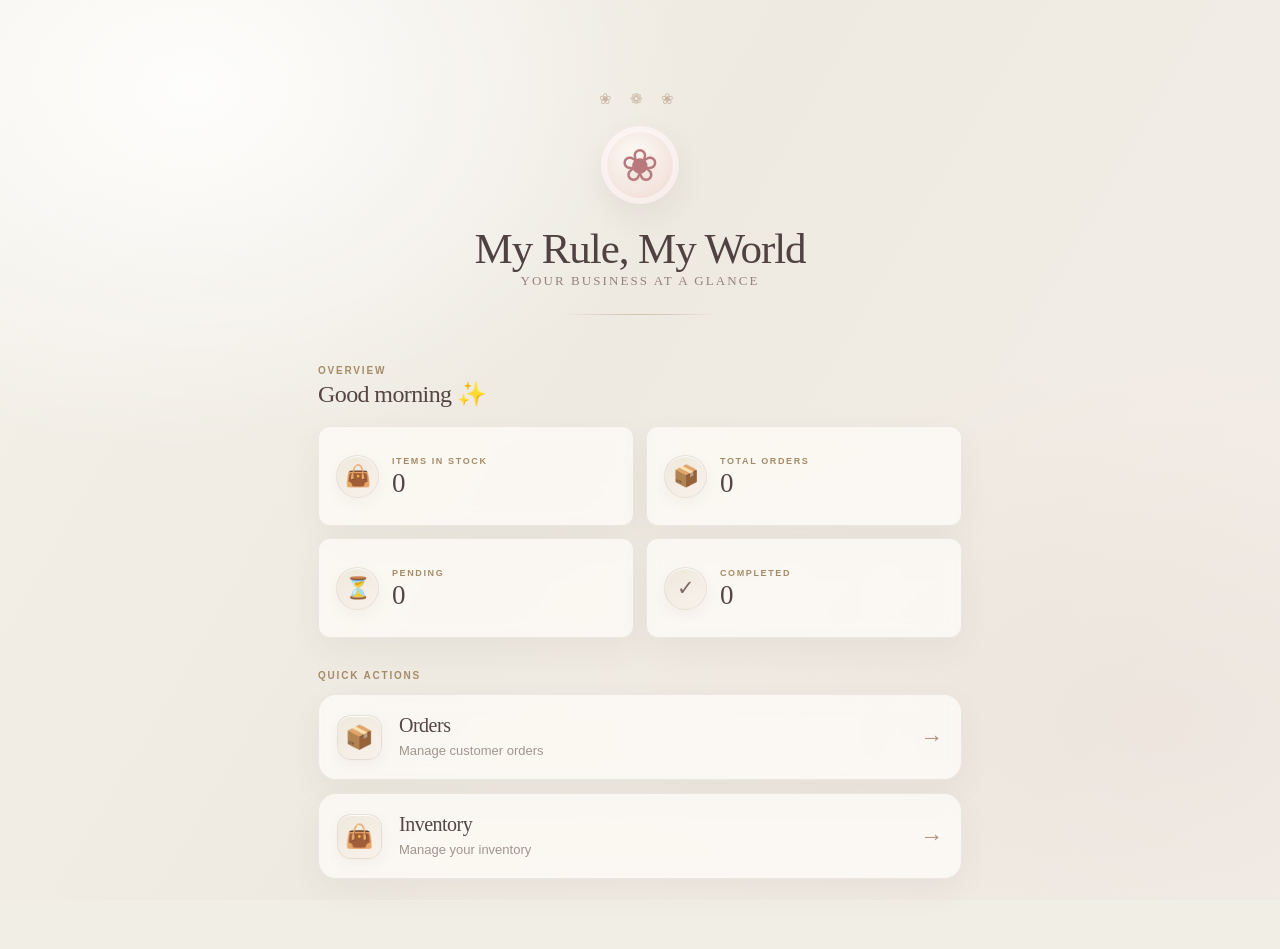
<file: index.html>
<!DOCTYPE html>
<html>

<head>

    <meta charset="UTF-8">

    <meta
        name="viewport"
        content="width=device-width, initial-scale=1.0"
    >
    <link rel="manifest" href="manifest.json">

    <title>My Rule, My World</title>

    <link rel="stylesheet" href="style.css">

</head>


<body>

    <main class="app">

        <!-- =========================
             HEADER
             ========================= -->

        <header class="header">

            <div class="logo">
                👜
            </div>

            <h1>
                My Rule, My World
            </h1>

            <p>
                Your business at a glance
            </p>

        </header>


        <!-- =========================
             DASHBOARD
             ========================= -->

        <section class="dashboard">

            <div class="dashboard-heading">

                <p class="dashboard-label">
                    OVERVIEW
                </p>

                <h2>
                    Good morning ✨
                </h2>

            </div>


            <!-- =========================
                 STAT CARDS
                 ========================= -->

            <div class="stats-grid">

                <!-- INVENTORY -->

                <div class="stat-card">

                    <div class="stat-icon">
                        👜
                    </div>

                    <div>

                        <p class="stat-label">
                            ITEMS IN STOCK
                        </p>

                        <h3 id="total-stock">
                            0
                        </h3>

                    </div>

                </div>


                <!-- ORDERS -->

                <div class="stat-card">

                    <div class="stat-icon">
                        📦
                    </div>

                    <div>

                        <p class="stat-label">
                            TOTAL ORDERS
                        </p>

                        <h3 id="total-orders">
                            0
                        </h3>

                    </div>

                </div>


                <!-- PENDING -->

                <div class="stat-card">

                    <div class="stat-icon">
                        ⏳
                    </div>

                    <div>

                        <p class="stat-label">
                            PENDING
                        </p>

                        <h3 id="pending-orders">
                            0
                        </h3>

                    </div>

                </div>


                <!-- COMPLETED -->

                <div class="stat-card">

                    <div class="stat-icon">
                        ✓
                    </div>

                    <div>

                        <p class="stat-label">
                            COMPLETED
                        </p>

                        <h3 id="completed-orders">
                            0
                        </h3>

                    </div>

                </div>

            </div>


            <!-- =========================
                 QUICK ACTIONS
                 ========================= -->

            <div class="dashboard-heading quick-heading">

                <p class="dashboard-label">
                    QUICK ACTIONS
                </p>

            </div>


            <div class="menu">

                <a
                    href="orders.html"
                    class="menu-card"
                >

                    <span class="icon">
                        📦
                    </span>

                    <div>

                        <h2>
                            Orders
                        </h2>

                        <p>
                            Manage customer orders
                        </p>

                    </div>

                    <span class="arrow">
                        →
                    </span>

                </a>


                <a
                    href="inventory.html"
                    class="menu-card"
                >

                    <span class="icon">
                        👜
                    </span>

                    <div>

                        <h2>
                            Inventory
                        </h2>

                        <p>
                            Manage your inventory
                        </p>

                    </div>

                    <span class="arrow">
                        →
                    </span>

                </a>

            </div>


        </section>

    </main>


    <script src="app.js"></script>
    <script>
if ("serviceWorker" in navigator) {
    window.addEventListener("load", () => {
        navigator.serviceWorker.register("./service-worker.js")
            .then(() => console.log("Service worker registered"))
            .catch(error => console.error("Service worker registration failed:", error));
    });
}
</script>

</body>

</html>
</file>
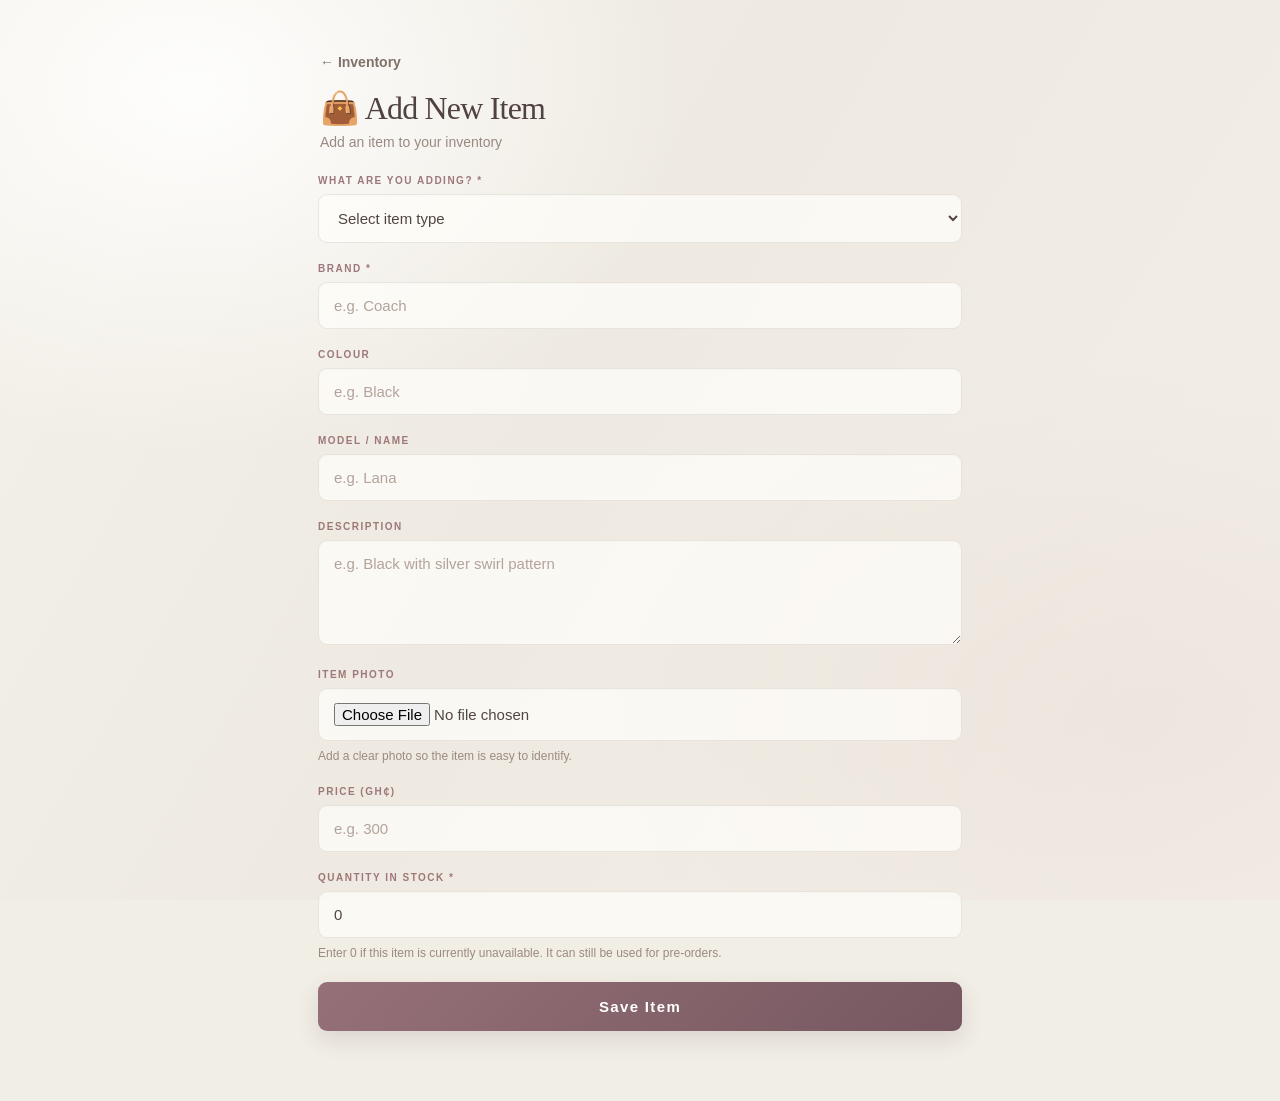
<file: add-bag.html>
<!DOCTYPE html>
<html>

<head>

    <meta charset="UTF-8">

    <meta
        name="viewport"
        content="width=device-width, initial-scale=1.0"
    >

    <title>Add Item - My Rule, My World</title>

    <link rel="stylesheet" href="style.css">

</head>


<body>

    <main class="app">

        <header class="page-header">

            <a href="inventory.html" class="back-button">
                ← Inventory
            </a>

            <h1 id="bag-form-title">
                👜 Add New Item
            </h1>

            <p id="bag-form-subtitle">
                Add an item to your inventory
            </p>

        </header>


        <form class="bag-form" id="bag-form">


            <!-- =========================
                 ITEM TYPE
                 ========================= -->

            <div class="form-group">

                <label for="item-type">
                    What are you adding? *
                </label>

                <select id="item-type" required>

                    <option value="">
                        Select item type
                    </option>

                    <option value="Bag">
                        👜 Bag
                    </option>

                    <option value="Shoe">
                        👟 Shoe
                    </option>

                    <option value="Watch">
                        ⌚ Watch
                    </option>

                    <option value="Charm">
                        ✨ Charm
                    </option>

                </select>

            </div>


            <!-- =========================
                 BRAND
                 ========================= -->

            <div class="form-group">

                <label for="brand">
                    Brand *
                </label>

                <input
                    type="text"
                    id="brand"
                    placeholder="e.g. Coach"
                    required
                >

            </div>


            <!-- =========================
                 COLOUR
                 ========================= -->

            <div class="form-group">

                <label for="bag-colour">
                    Colour
                </label>

                <input
                    type="text"
                    id="bag-colour"
                    placeholder="e.g. Black"
                >

            </div>


            <!-- =========================
                 MODEL / NAME
                 ========================= -->

            <div class="form-group">

                <label for="model">
                    Model / Name
                </label>

                <input
                    type="text"
                    id="model"
                    placeholder="e.g. Lana"
                >

            </div>


            <!-- =========================
                 DESCRIPTION
                 ========================= -->

            <div class="form-group">

                <label for="description">
                    Description
                </label>

                <textarea
                    id="description"
                    placeholder="e.g. Black with silver swirl pattern"
                ></textarea>

            </div>


            <!-- =========================
                 PHOTO
                 ========================= -->

            <div class="form-group">

                <label for="bag-photo">
                    Item Photo
                </label>

                <input
                    type="file"
                    id="bag-photo"
                    accept="image/*"
                >

                <p class="photo-help">
                    Add a clear photo so the item is easy to identify.
                </p>

            </div>


            <!-- =========================
                 PRICE
                 ========================= -->

            <div class="form-group">

                <label for="bag-price">
                    Price (GH₵)
                </label>

                <input
                    type="number"
                    id="bag-price"
                    min="0"
                    placeholder="e.g. 300"
                >

            </div>


            <!-- =========================
                 STOCK
                 ========================= -->

            <div class="form-group">

                <label for="stock">
                    Quantity in stock *
                </label>

                <input
                    type="number"
                    id="stock"
                    min="0"
                    value="0"
                    required
                >

                <p class="photo-help">
                    Enter 0 if this item is currently unavailable.
                    It can still be used for pre-orders.
                </p>

            </div>


            <!-- =========================
                 SAVE
                 ========================= -->

            <button
                type="submit"
                class="save-order-button"
            >
                Save Item
            </button>


        </form>

    </main>


    <script src="app.js"></script>

</body>

</html>
</file>
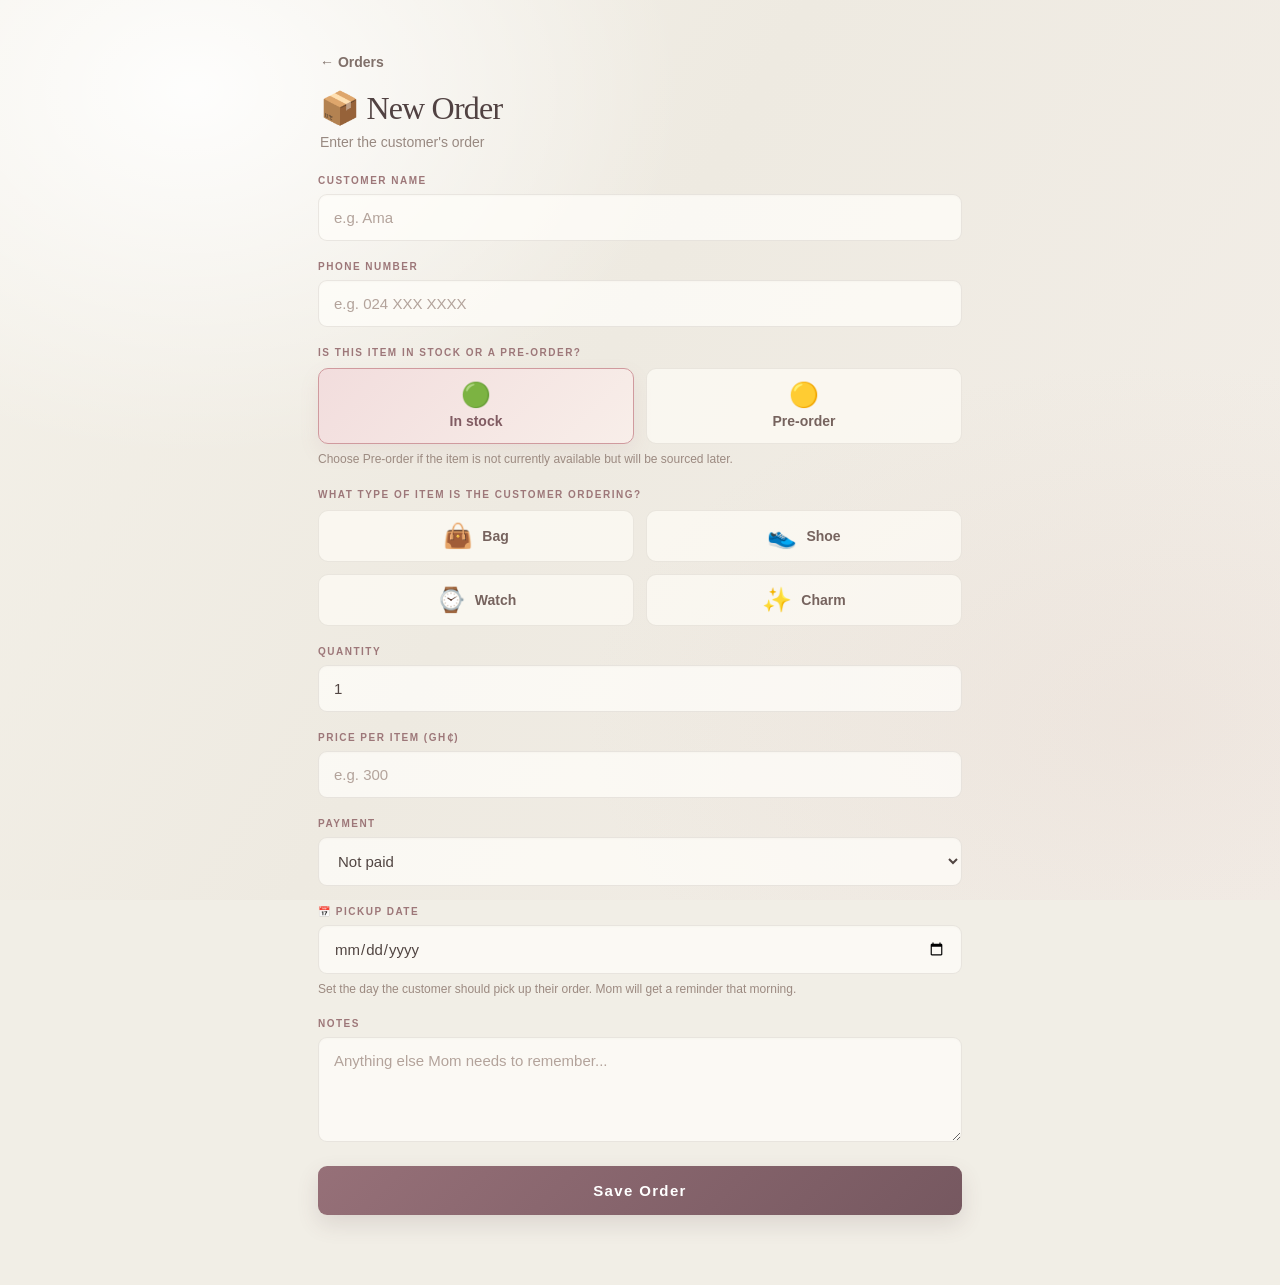
<file: add-order.html>
<!DOCTYPE html>
<html lang="en">

<head>

    <meta charset="UTF-8">

    <meta
        name="viewport"
        content="width=device-width, initial-scale=1.0"
    >

    <title>Add Order - My Rule, My World</title>

    <link rel="stylesheet" href="style.css">

</head>


<body>

    <main class="app">

        <!-- =========================================
             PAGE HEADER
             ========================================= -->

        <header class="page-header">

            <a href="orders.html" class="back-button">
                ← Orders
            </a>

            <h1>📦 New Order</h1>

            <p>Enter the customer's order</p>

        </header>


        <!-- =========================================
             ORDER FORM
             ========================================= -->

        <form
            class="order-form"
            id="order-form"
        >


            <!-- =========================================
                 CUSTOMER
                 ========================================= -->

            <div class="form-group">

                <label for="customer-name">
                    Customer name
                </label>

                <input
                    type="text"
                    id="customer-name"
                    placeholder="e.g. Ama"
                    autocomplete="name"
                    required
                >

            </div>


            <!-- =========================================
                 PHONE
                 ========================================= -->

            <div class="form-group">

                <label for="customer-phone">
                    Phone number
                </label>

                <input
                    type="tel"
                    id="customer-phone"
                    placeholder="e.g. 024 XXX XXXX"
                    autocomplete="tel"
                >

            </div>


            <!-- =========================================
                 ORDER TYPE
                 ========================================= -->

            <div class="form-group order-type-picker">

                <label>
                    Is this item in stock or a pre-order?
                </label>


                <!-- ORDER TYPE BUTTONS -->

                <div class="order-type-buttons">

                    <button
                        type="button"
                        class="order-type-button active"
                        data-order-type="In stock"
                    >

                        <span class="type-emoji">
                            🟢
                        </span>

                        <span>
                            In stock
                        </span>

                    </button>


                    <button
                        type="button"
                        class="order-type-button"
                        data-order-type="Pre-order"
                    >

                        <span class="type-emoji">
                            🟡
                        </span>

                        <span>
                            Pre-order
                        </span>

                    </button>

                </div>


                <!--
                    Hidden field.

                    app.js uses this to know whether
                    the order is "In stock" or "Pre-order".
                -->

                <input
                    type="hidden"
                    id="order-type"
                    value="In stock"
                >


                <p class="photo-help">

                    Choose Pre-order if the item is not
                    currently available but will be
                    sourced later.

                </p>

            </div>


            <!-- =========================================
                 ITEM PICKER
                 
                 THIS SECTION IS FOR IN-STOCK ORDERS.
                 ========================================= -->

            <div
                class="form-group order-item-picker"
                id="in-stock-item-section"
            >

                <label>
                    What type of item is the customer ordering?
                </label>


                <!-- =====================================
                     ITEM TYPE BUTTONS
                     ===================================== -->

                <div class="item-type-buttons">

                    <button
                        type="button"
                        class="item-type-button"
                        data-item-type="Bag"
                    >

                        <span class="type-emoji">
                            👜
                        </span>

                        <span>
                            Bag
                        </span>

                    </button>


                    <button
                        type="button"
                        class="item-type-button"
                        data-item-type="Shoe"
                    >

                        <span class="type-emoji">
                            👟
                        </span>

                        <span>
                            Shoe
                        </span>

                    </button>


                    <button
                        type="button"
                        class="item-type-button"
                        data-item-type="Watch"
                    >

                        <span class="type-emoji">
                            ⌚
                        </span>

                        <span>
                            Watch
                        </span>

                    </button>


                    <button
                        type="button"
                        class="item-type-button"
                        data-item-type="Charm"
                    >

                        <span class="type-emoji">
                            ✨
                        </span>

                        <span>
                            Charm
                        </span>

                    </button>

                </div>


                <!--
                    Hidden field used by app.js to store
                    the selected item type.
                -->

                <input
                    type="hidden"
                    id="item-type-select"
                    value=""
                >


                <!-- =====================================
                     INVENTORY PICKER
                     ===================================== -->

                <div
                    class="inventory-picker"
                    id="inventory-selection-section"
                >

                    <!-- SEARCH -->

                    <div class="inventory-search-wrapper">

                        <span class="inventory-search-icon">
                            🔍
                        </span>

                        <input
                            type="search"
                            id="inventory-search"
                            placeholder="Search by name, brand, colour..."
                            autocomplete="off"
                        >

                    </div>


                    <p class="photo-help">
                        Only items of the selected type will appear.
                    </p>


                    <!-- =================================
                         INVENTORY RESULTS
                         ================================= -->

                    <div
                        class="inventory-results"
                        id="inventory-results"
                    >
                    </div>


                    <!-- =================================
                         NO RESULTS
                         ================================= -->

                    <p
                        id="no-inventory-results"
                        class="inventory-no-results"
                        style="display: none;"
                    >
                        Choose a category above to see
                        available inventory.
                    </p>


                    <!--
                        Hidden compatibility select.

                        app.js uses this to store the
                        selected inventory item.
                    -->

                    <select
                        id="bag"
                        aria-hidden="true"
                        tabindex="-1"
                    >

                        <option value="">
                            Select an item
                        </option>

                    </select>


                    <!-- =================================
                         SELECTED ITEM STATUS
                         ================================= -->

                    <div
                        id="selected-item-label"
                        class="selected-item-label"
                        style="display: none;"
                    >
                    </div>

                </div>


                <!-- =====================================
                     SELECTED INVENTORY ITEM PREVIEW
                     ===================================== -->

                <div
                    id="selected-bag-preview"
                    class="selected-bag-preview"
                    style="display: none;"
                >
                </div>

            </div>


            <!-- =========================================
                 PRE-ORDER ITEM SECTION

                 This appears when Pre-order is selected.

                 The customer does NOT need to choose
                 something from inventory.

                 They simply choose:
                 Bag / Shoe / Watch / Charm

                 and describe what they want.
                 ========================================= -->

            <div
                class="form-group preorder-item-section"
                id="preorder-item-section"
                style="display: none;"
            >

                <label>
                    What type of item is the customer looking for?
                </label>


                <!-- =====================================
                     PRE-ORDER TYPE BUTTONS
                     ===================================== -->

                <div class="item-type-buttons">

                    <button
                        type="button"
                        class="item-type-button preorder-type-button"
                        data-preorder-type="Bag"
                    >

                        <span class="type-emoji">
                            👜
                        </span>

                        <span>
                            Bag
                        </span>

                    </button>


                    <button
                        type="button"
                        class="item-type-button preorder-type-button"
                        data-preorder-type="Shoe"
                    >

                        <span class="type-emoji">
                            👟
                        </span>

                        <span>
                            Shoe
                        </span>

                    </button>


                    <button
                        type="button"
                        class="item-type-button preorder-type-button"
                        data-preorder-type="Watch"
                    >

                        <span class="type-emoji">
                            ⌚
                        </span>

                        <span>
                            Watch
                        </span>

                    </button>


                    <button
                        type="button"
                        class="item-type-button preorder-type-button"
                        data-preorder-type="Charm"
                    >

                        <span class="type-emoji">
                            ✨
                        </span>

                        <span>
                            Charm
                        </span>

                    </button>

                </div>


                <!--
                    Hidden field for the pre-order category.
                -->

                <input
                    type="hidden"
                    id="preorder-item-type"
                    value=""
                >


                <!-- =====================================
                     PRE-ORDER DESCRIPTION
                     ===================================== -->

                <div
                    class="preorder-description-box"
                    id="preorder-description-section"
                    style="display: none;"
                >

                    <label for="preorder-description">
                        Describe the item
                    </label>

                    <textarea
                        id="preorder-description"
                        placeholder="e.g. Black leather shoulder bag with gold chain..."
                    ></textarea>

                    <p class="photo-help">
                        Add the colour, style, size, brand,
                        or anything else Mom needs to know.
                    </p>

                </div>

            </div>


            <!-- =========================================
                 QUANTITY
                 ========================================= -->

            <div class="form-group">

                <label for="quantity">
                    Quantity
                </label>

                <input
                    type="number"
                    id="quantity"
                    min="1"
                    value="1"
                    required
                >

            </div>


            <!-- =========================================
                 PRICE
                 ========================================= -->

            <div class="form-group">

                <label for="price">
                    Price per item (GH₵)
                </label>

                <input
                    type="number"
                    id="price"
                    min="0"
                    step="0.01"
                    placeholder="e.g. 300"
                >

            </div>


            <!-- =========================================
                 PAYMENT
                 ========================================= -->

            <div class="form-group">

                <label for="payment">
                    Payment
                </label>

                <select id="payment">

                    <option value="Not paid">
                        Not paid
                    </option>

                    <option value="Partially paid">
                        Partially paid
                    </option>

                    <option value="Paid">
                        Paid
                    </option>

                </select>

            </div>


            <!-- =========================================
                 PICKUP DATE
                 ========================================= -->

            <div class="form-group">

                <label for="pickup-date">
                    📅 Pickup date
                </label>

                <input
                    type="date"
                    id="pickup-date"
                >

                <p class="photo-help">

                    Set the day the customer should pick
                    up their order. Mom will get a reminder
                    that morning.

                </p>

            </div>


            <!-- =========================================
                 NOTES
                 ========================================= -->

            <div class="form-group">

                <label for="notes">
                    Notes
                </label>

                <textarea
                    id="notes"
                    placeholder="Anything else Mom needs to remember..."
                ></textarea>

            </div>


            <!-- =========================================
                 SAVE ORDER
                 ========================================= -->

            <button
                type="submit"
                class="save-order-button"
            >
                Save Order
            </button>


        </form>

    </main>


    <!-- =========================================
         APP JAVASCRIPT
         ========================================= -->

    <script src="app.js"></script>

</body>

</html>
</file>
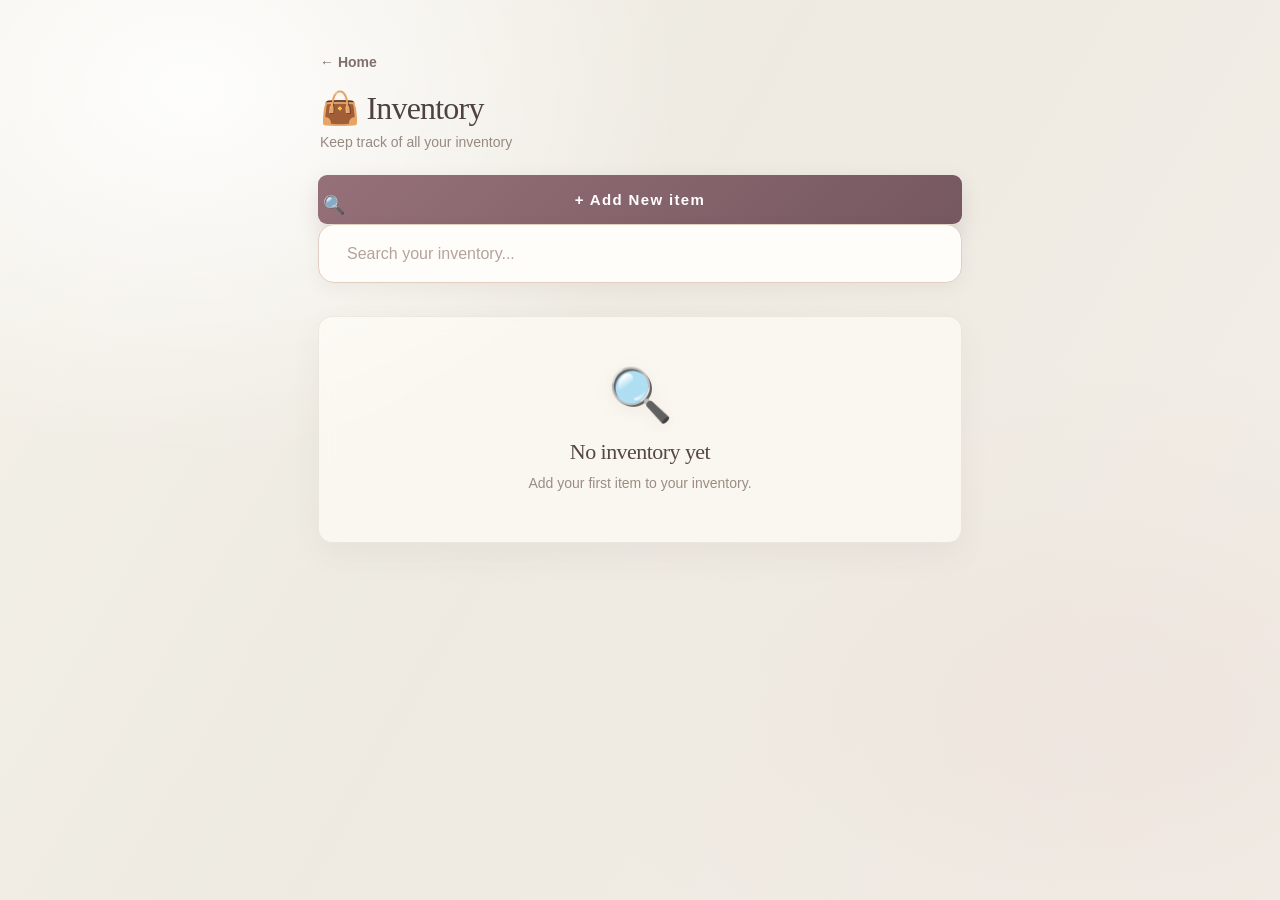
<file: inventory.html>
<!DOCTYPE html>
<html>

<head>

    <meta charset="UTF-8">

    <meta name="viewport"
          content="width=device-width, initial-scale=1.0">

    <title>Inventory - My Rule, My World</title>

    <link rel="stylesheet" href="style.css">

</head>


<body>

    <main class="app">

        <header class="page-header">

            <a href="index.html" class="back-button">
                ← Home
            </a>

            <h1>👜 Inventory</h1>

            <p>Keep track of all your inventory</p>

        </header>


        <section class="inventory-section">

            <a
                href="add-bag.html"
                class="add-order-button"
            >
                + Add New item
            </a>


            <!-- INVENTORY SEARCH -->

            <div class="inventory-page-search">

                <input
                    type="text"
                    id="inventory-page-search"
                    placeholder="🔍 Search your inventory..."
                    autocomplete="off"
                >

            </div>


            <div
                class="inventory-list"
                id="inventory-list"
            ></div>

        </section>

    </main>


    <script src="app.js"></script>

</body>

</html>
</file>
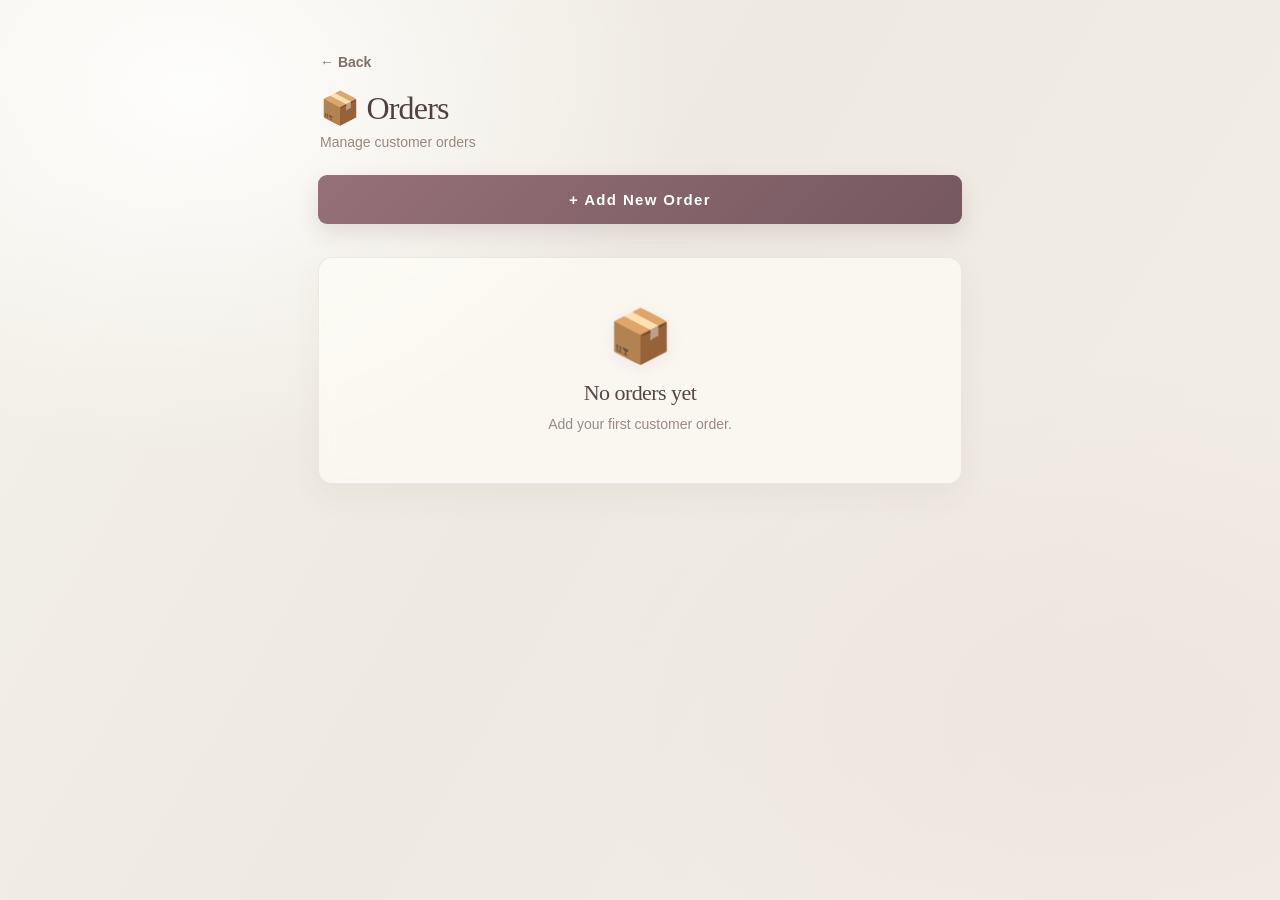
<file: orders.html>
<!DOCTYPE html>
<html>

<head>

    <meta charset="UTF-8">

    <meta name="viewport"
          content="width=device-width, initial-scale=1.0">

    <title>Orders - My Rule, My World</title>

    <link rel="stylesheet" href="style.css">

</head>


<body>

    <main class="app">

        <header class="page-header">

            <a href="index.html" class="back-button">
                ← Back
            </a>

            <h1>📦 Orders</h1>

            <p>Manage customer orders</p>

        </header>


        <section class="orders-section">

            <a href="add-order.html" class="add-order-button">
    + Add New Order
</a>


           <div class="order-list" id="order-list">

</div>

        </section>

    </main>

<script src="app.js"></script>

</body>

</html>
</file>
<file: style.css>
/* =========================================================
   MY RULE, MY WORLD
   Feminine • Floral • Minimal • Soft Luxury
   ========================================================= */

:root {
    --ivory: #fbf7f3;
    --paper: #f8f1eb;
    --cream: #f3e7df;
    --cream-dark: #e6d4ca;
    --white: #fffdfb;

    --brown-dark: #302326;
    --brown: #60454b;
    --brown-light: #967b7d;

    --rose: #c98f9b;
    --rose-dark: #a96876;
    --rose-light: #f1dfe2;

    --burgundy: #633f49;

    --gold: #b99a63;
    --gold-light: #dfcca4;
    --gold-pale: #f7efdf;

    --sage: #7d8b78;
    --sage-light: #e7ece4;

    --red: #a9534d;
    --red-light: #f7e5e2;

    --border: rgba(108, 72, 78, 0.14);

    --shadow:
        0 18px 50px rgba(74, 47, 53, 0.075);

    --shadow-hover:
        0 24px 65px rgba(74, 47, 53, 0.13);
}


/* =========================================================
   RESET
   ========================================================= */

* {
    box-sizing: border-box;
    margin: 0;
    padding: 0;
}

html {
    background: var(--paper);
}

body {
    position: relative;
    min-height: 100vh;
    overflow-x: hidden;

    color: var(--brown-dark);

    font-family:
        -apple-system,
        BlinkMacSystemFont,
        "Segoe UI",
        Roboto,
        Helvetica,
        Arial,
        sans-serif;

    background:
        radial-gradient(
            circle at 50% 20%,
            rgba(255, 255, 255, 0.95),
            transparent 50%
        ),
        linear-gradient(
            135deg,
            #fbf7f3 0%,
            #f8eee9 50%,
            #f3e7e1 100%
        );

    background-attachment: fixed;

    -webkit-font-smoothing: antialiased;
    text-rendering: optimizeLegibility;
}


/* =========================================================
   SUBTLE BOTANICAL CORNER
   ========================================================= */

body::before {
    content: "";

    position: fixed;
    z-index: -1;
    pointer-events: none;

    width: 430px;
    height: 520px;

    top: -55px;
    left: -85px;

    opacity: 0.68;

    background-image:
        url("data:image/svg+xml,%3Csvg width='430' height='520' viewBox='0 0 430 520' xmlns='http://www.w3.org/2000/svg'%3E%3Cg fill='none' stroke='%23966d76' stroke-width='1.2' opacity='.58'%3E%3Cpath d='M35 490 C80 370 90 230 205 55'/%3E%3Cpath d='M72 402 C38 365 25 325 29 280'/%3E%3Cpath d='M91 345 C135 317 151 278 151 236'/%3E%3Cpath d='M112 287 C72 256 66 219 73 180'/%3E%3Cpath d='M151 220 C191 192 208 151 210 112'/%3E%3C/g%3E%3Cg fill='%23d39aa5' opacity='.42'%3E%3Cellipse cx='30' cy='275' rx='15' ry='34' transform='rotate(-38 30 275)'/%3E%3Cellipse cx='48' cy='304' rx='13' ry='31' transform='rotate(43 48 304)'/%3E%3Cellipse cx='70' cy='180' rx='14' ry='33' transform='rotate(-35 70 180)'/%3E%3Cellipse cx='91' cy='205' rx='13' ry='31' transform='rotate(45 91 205)'/%3E%3Cellipse cx='151' cy='236' rx='14' ry='33' transform='rotate(-42 151 236)'/%3E%3Cellipse cx='170' cy='255' rx='12' ry='29' transform='rotate(42 170 255)'/%3E%3C/g%3E%3Cg fill='%23c48b98' opacity='.34'%3E%3Ccircle cx='210' cy='108' r='19'/%3E%3Ccircle cx='225' cy='93' r='16'/%3E%3Ccircle cx='195' cy='91' r='16'/%3E%3Ccircle cx='210' cy='78' r='13'/%3E%3C/g%3E%3Cg fill='%23b99a63' opacity='.6'%3E%3Ccircle cx='210' cy='92' r='5'/%3E%3C/g%3E%3C/svg%3E");

    background-repeat: no-repeat;
    background-size: contain;

    transform: rotate(-3deg);
}


/* =========================================================
   APP
   ========================================================= */

.app {
    position: relative;

    width: 100%;
    max-width: 650px;

    margin: 0 auto;

    padding:
        24px
        18px
        70px;
}


/* =========================================================
   HOME HEADER
   ========================================================= */

.header {
    position: relative;

    text-align: center;

    padding:
        58px
        10px
        52px;
}


/* Floral ornament */

.header::before {
    content: "✦  ❀  ✦";

    display: block;

    margin-bottom: 18px;

    color: var(--gold);

    font-family: Georgia, serif;
    font-size: 12px;

    letter-spacing: 9px;

    opacity: 0.78;
}


/* Elegant divider */

.header::after {
    content: "";

    display: block;

    width: 105px;
    height: 1px;

    margin: 25px auto 0;

    background:
        linear-gradient(
            90deg,
            transparent,
            var(--gold),
            var(--rose),
            var(--gold),
            transparent
        );

    opacity: 0.8;
}


/* =========================================================
   LOGO
   ========================================================= */

.logo {
    width: 74px;
    height: 74px;

    margin: 0 auto 20px;

    display: flex;
    align-items: center;
    justify-content: center;

    font-size: 0;

    border:
        1px solid
        rgba(185, 154, 99, 0.45);

    border-radius: 50%;

    background:
        radial-gradient(
            circle,
            #fffaf7 0%,
            #f7e7e4 70%,
            #f0d9d7 100%
        );

    box-shadow:
        0 10px 30px rgba(104, 64, 73, 0.12),
        inset 0 0 0 5px rgba(255,255,255,0.45);

    animation:
        softFloat 5s ease-in-out infinite;
}

.logo::before {
    content: "✿";

    font-family: Georgia, serif;
    font-size: 43px;

    color: var(--burgundy);

    text-shadow:
        0 3px 10px rgba(99, 63, 73, 0.12);
}

@keyframes softFloat {
    0%,
    100% {
        transform: translateY(0);
    }

    50% {
        transform: translateY(-3px);
    }
}


/* =========================================================
   HEADINGS
   ========================================================= */

.header h1,
.page-header h1,
.menu-card h2,
.order-information h2,
.bag-information h2,
.selected-bag-details h3,
.empty-orders h2,
.dashboard-heading h2 {
    font-family:
        "Bodoni 72",
        "Didot",
        "Baskerville",
        Georgia,
        "Times New Roman",
        serif;

    font-weight: 400;
    letter-spacing: -0.035em;
}

.header h1 {
    font-size: 42px;
    line-height: 1.15;

    color: #352629;

    text-shadow:
        0 1px 0 rgba(255,255,255,0.8);
}

.header p {
    color: #9a777d;

    font-family:
        Baskerville,
        Georgia,
        serif;

    font-size: 14px;
    letter-spacing: 0.13em;
    text-transform: uppercase;
}


/* =========================================================
   PAGE HEADERS
   ========================================================= */

.page-header {
    padding:
        8px
        2px
        25px;
}

.back-button {
    display: inline-flex;
    align-items: center;
    gap: 5px;

    color: var(--brown);

    text-decoration: none;

    font-size: 14px;
    font-weight: 600;

    transition:
        color 0.2s ease,
        transform 0.2s ease;
}

.back-button:hover {
    color: var(--rose-dark);
    transform: translateX(-2px);
}

.page-header h1 {
    margin:
        18px
        0
        7px;

    font-size: 32px;
    line-height: 1.2;

    color: var(--brown-dark);
}

.page-header p {
    color: var(--brown-light);
    font-size: 14px;
}


/* =========================================================
   CARDS
   ========================================================= */

.menu-card,
.stat-card,
.order-card,
.bag-card,
.selected-bag-preview,
.empty-orders {
    border:
        1px solid
        rgba(120, 82, 89, 0.13);

    background:
        linear-gradient(
            145deg,
            rgba(255,255,255,0.94),
            rgba(255,248,246,0.82)
        );

    box-shadow: var(--shadow);

    backdrop-filter: blur(14px);
    -webkit-backdrop-filter: blur(14px);
}


/* =========================================================
   HOME MENU
   ========================================================= */

.menu {
    display: flex;
    flex-direction: column;
    gap: 15px;
}

.menu-card {
    position: relative;

    width: 100%;

    display: flex;
    align-items: center;

    gap: 17px;

    padding: 20px;

    border-radius: 21px;

    color: inherit;
    text-decoration: none;

    text-align: left;

    cursor: pointer;

    transition:
        transform 0.22s ease,
        box-shadow 0.22s ease,
        border-color 0.22s ease;
}

.menu-card::before {
    content: "";

    position: absolute;

    left: 0;
    top: 22px;
    bottom: 22px;

    width: 3px;

    border-radius: 999px;

    background:
        linear-gradient(
            180deg,
            transparent,
            var(--rose),
            var(--gold),
            transparent
        );

    opacity: 0;

    transition:
        opacity 0.22s ease;
}

.menu-card:hover {
    transform: translateY(-3px);

    border-color:
        rgba(185,154,99,0.35);

    box-shadow:
        var(--shadow-hover);
}

.menu-card:hover::before {
    opacity: 0.8;
}

.menu-card:active {
    transform: scale(0.985);
}


/* =========================================================
   ICONS
   ========================================================= */

.icon,
.stat-icon,
.dashboard .menu-card .icon {
    display: flex;
    align-items: center;
    justify-content: center;

    flex-shrink: 0;

    background:
        linear-gradient(
            145deg,
            #f4dfe2,
            #fff7f4
        );

    border:
        1px solid
        rgba(185,154,99,0.20);

    box-shadow:
        inset 0 1px 0 white,
        0 7px 18px rgba(119,72,82,0.07);
}

.icon {
    width: 55px;
    height: 55px;

    border-radius: 17px;

    font-size: 27px;
}

.menu-card h2 {
    font-size: 20px;
    line-height: 1.2;

    margin-bottom: 5px;

    color: var(--brown-dark);
}

.menu-card p {
    color: var(--brown-light);

    font-size: 13px;
    line-height: 1.45;
}

.arrow {
    margin-left: auto;

    color: var(--gold);

    font-size: 23px;

    transition:
        transform 0.22s ease,
        color 0.22s ease;
}

.menu-card:hover .arrow {
    transform: translateX(4px);
    color: var(--rose-dark);
}


/* =========================================================
   FORMS
   ========================================================= */

.form-group {
    margin-bottom: 20px;
}

.form-group label {
    display: block;

    margin-bottom: 8px;

    color: var(--rose-dark);

    font-size: 11px;
    font-weight: 750;

    letter-spacing: 0.12em;
    text-transform: uppercase;
}

.form-group input,
.form-group select,
.form-group textarea {
    width: 100%;

    border:
        1px solid
        rgba(126,88,95,0.17);

    border-radius: 14px;

    padding:
        14px
        15px;

    background:
        rgba(255,253,251,0.88);

    color: var(--brown-dark);

    font-family: inherit;
    font-size: 15px;

    outline: none;

    box-shadow:
        inset 0 1px 0 rgba(255,255,255,0.8);

    transition:
        border-color 0.2s ease,
        box-shadow 0.2s ease,
        transform 0.2s ease;
}

.form-group textarea {
    min-height: 105px;
    resize: vertical;
}

.form-group input::placeholder,
.form-group textarea::placeholder {
    color: #b3a39b;
}

.form-group input:focus,
.form-group select:focus,
.form-group textarea:focus {
    border-color: var(--rose);

    box-shadow:
        0 0 0 4px rgba(201,143,155,0.12),
        0 8px 20px rgba(91,54,63,0.05);

    transform: translateY(-1px);
}


/* =========================================================
   PRIMARY BUTTONS
   ========================================================= */

.save-order-button,
.add-order-button {
    position: relative;
    overflow: hidden;

    width: 100%;

    display: block;

    padding: 16px;

    border:
        1px solid
        rgba(185,154,99,0.32);

    border-radius: 15px;

    background:
        linear-gradient(
            135deg,
            #6e4650,
            #402d33
        );

    color: white;

    font-family: inherit;
    font-size: 15px;
    font-weight: 700;

    letter-spacing: 0.07em;

    text-align: center;
    text-decoration: none;

    cursor: pointer;

    box-shadow:
        0 12px 28px rgba(70,42,50,0.22);

    transition:
        transform 0.2s ease,
        box-shadow 0.2s ease,
        opacity 0.2s ease;
}

.save-order-button::after,
.add-order-button::after {
    content: "";

    position: absolute;

    top: 0;
    left: -100%;

    width: 70%;
    height: 100%;

    background:
        linear-gradient(
            90deg,
            transparent,
            rgba(255,255,255,0.16),
            transparent
        );

    transform: skewX(-20deg);

    transition:
        left 0.6s ease;
}

.save-order-button:hover,
.add-order-button:hover {
    transform: translateY(-2px);

    box-shadow:
        0 16px 32px rgba(70,42,50,0.25);
}

.save-order-button:hover::after,
.add-order-button:hover::after {
    left: 140%;
}

.save-order-button:active,
.add-order-button:active {
    transform: scale(0.985);
}

.save-order-button:disabled,
.add-order-button:disabled {
    opacity: 0.55;
    cursor: not-allowed;
    transform: none;
}


/* =========================================================
   INVENTORY
   ========================================================= */

.inventory-list {
    display: flex;
    flex-direction: column;
    gap: 18px;

    margin-top: 18px;
}

.bag-card {
    overflow: hidden;

    border-radius: 23px;

    padding: 11px;

    transition:
        transform 0.2s ease,
        box-shadow 0.2s ease,
        border-color 0.2s ease;
}

.bag-card:hover {
    transform: translateY(-3px);

    border-color:
        rgba(185,154,99,0.35);

    box-shadow:
        var(--shadow-hover);
}


/* =========================================================
   INVENTORY PHOTOS
   ========================================================= */

.bag-photo-placeholder,
.order-bag-photo-placeholder,
.no-photo-preview,
.inventory-result-photo {
    background:
        radial-gradient(
            circle at 50% 35%,
            #fff8f5,
            #eedbd8
        );

    color: var(--rose-dark);
}

.bag-photo-placeholder {
    width: 100%;
    height: 260px;

    display: flex;
    align-items: center;
    justify-content: center;

    overflow: hidden;

    border-radius: 17px;

    font-size: 55px;
}

.bag-photo-placeholder img {
    width: 100%;
    height: 100%;

    display: block;

    object-fit: cover;

    transition:
        transform 0.35s ease;
}

.bag-card:hover .bag-photo-placeholder img {
    transform: scale(1.025);
}


/* =========================================================
   INVENTORY INFORMATION
   ========================================================= */

.bag-information {
    padding:
        17px
        6px
        5px;
}

.bag-information h2 {
    font-size: 24px;

    margin-bottom: 6px;

    color: var(--brown-dark);
}

.bag-name {
    color: var(--brown-light);

    font-size: 14px;
    font-weight: 600;

    margin-bottom: 11px;
}

.bag-description {
    color: #71635c;

    font-size: 14px;
    line-height: 1.55;

    margin-bottom: 13px;
}

.bag-price {
    color: var(--brown);

    font-family:
        Georgia,
        serif;

    font-size: 19px;
    font-weight: 600;

    margin-bottom: 9px;
}

.bag-stock {
    display: inline-block;

    padding:
        6px
        10px;

    border-radius: 999px;

    background: var(--sage-light);

    color: #63735f;

    font-size: 12px;
    font-weight: 700;
}


/* =========================================================
   BAG ACTIONS
   ========================================================= */

.bag-actions {
    display: flex;
    gap: 10px;

    margin-top: 17px;
}

.bag-actions button {
    flex: 1;

    padding: 12px;

    border: none;
    border-radius: 12px;

    font-family: inherit;
    font-size: 13px;
    font-weight: 700;

    cursor: pointer;

    transition:
        transform 0.2s ease,
        opacity 0.2s ease;
}

.bag-actions button:hover {
    transform: translateY(-1px);
    opacity: 0.9;
}

.edit-bag-button {
    background: var(--rose-light);
    color: var(--burgundy);
}

.delete-bag-button {
    background: var(--red-light);
    color: var(--red);
}


/* =========================================================
   ORDERS
   ========================================================= */

.order-list {
    display: flex;
    flex-direction: column;
    gap: 18px;

    margin-top: 18px;
}

.order-card {
    display: flex;
    flex-direction: column;

    overflow: hidden;

    border-radius: 22px;

    transition:
        transform 0.2s ease,
        box-shadow 0.2s ease;
}

.order-card:hover {
    transform: translateY(-2px);
    box-shadow: var(--shadow-hover);
}

.order-bag-photo,
.order-bag-photo-placeholder {
    width: 100%;
    height: 235px;

    display: block;

    object-fit: cover;
}

.order-bag-photo-placeholder {
    display: flex;
    align-items: center;
    justify-content: center;

    font-size: 55px;
}

.order-information {
    padding:
        18px
        18px
        10px;
}

.order-information h2 {
    font-size: 23px;

    margin-bottom: 10px;
}

.order-information p {
    color: #71635c;

    font-size: 14px;
    line-height: 1.5;

    margin-bottom: 6px;
}

.order-bag {
    color: var(--burgundy) !important;
    font-weight: 700;
}

.order-date {
    color: #a08d84 !important;

    font-size: 12px !important;

    margin-top: 10px;
}


/* =========================================================
   ORDER COMPLETION
   ========================================================= */

.order-complete {
    margin-top: 6px;

    padding:
        14px
        18px
        17px;

    border-top:
        1px solid
        var(--border);
}

.order-complete label {
    display: flex;
    align-items: center;

    gap: 10px;

    color: var(--brown);

    font-size: 13px;
    font-weight: 700;

    cursor: pointer;
}

.order-checkbox {
    width: 22px;
    height: 22px;

    margin: 0;

    accent-color: var(--rose);

    cursor: pointer;
}


/* =========================================================
   PRE-ORDER
   ========================================================= */

.preorder-badge {
    display: inline-flex;
    align-items: center;

    width: fit-content;

    padding:
        5px
        9px;

    margin:
        5px
        0
        8px;

    border:
        1px solid
        rgba(185,154,99,0.28);

    border-radius: 999px;

    background: var(--gold-pale);

    color: #866a3d;

    font-size: 10px;
    font-weight: 800;

    letter-spacing: 0.06em;
    text-transform: uppercase;
}

.order-card.preorder {
    border-color:
        rgba(185,154,99,0.35);
}

.order-card.preorder .order-information {
    background:
        linear-gradient(
            180deg,
            rgba(250,243,230,0.40),
            transparent
        );
}

.order-card.preorder .order-bag {
    color: #866a3d !important;
}


/* =========================================================
   SELECTED BAG PREVIEW
   ========================================================= */

.selected-bag-preview {
    margin-top: 16px;

    overflow: hidden;

    border-radius: 21px;
}

.selected-bag-preview img {
    width: 100%;
    height: 230px;

    display: block;

    object-fit: cover;
}

.selected-bag-details {
    padding: 17px;
}

.selected-bag-details h3 {
    font-size: 21px;

    margin-bottom: 5px;
}

.selected-bag-details p {
    color: var(--brown-light);

    font-size: 14px;

    margin-top: 5px;
}

.selected-bag-stock {
    color: var(--sage) !important;
    font-weight: 700;

    margin-top: 12px !important;
}

.no-photo-preview {
    height: 190px;

    display: flex;
    align-items: center;
    justify-content: center;

    font-size: 55px;
}


/* =========================================================
   DASHBOARD
   ========================================================= */

.dashboard {
    margin-top: 8px;
}

.dashboard-heading {
    margin-bottom: 18px;
}

.dashboard-label,
.stat-label,
.quick-heading {
    color: var(--gold);

    font-size: 10px;
    font-weight: 800;

    letter-spacing: 0.18em;
}

.dashboard-heading h2 {
    font-size: 24px;
    margin-top: 4px;
}


/* =========================================================
   STATS
   ========================================================= */

.stats-grid {
    display: grid;

    grid-template-columns:
        repeat(2, 1fr);

    gap: 12px;

    margin-bottom: 32px;
}

.stat-card {
    min-height: 100px;

    display: flex;
    align-items: center;

    gap: 13px;

    padding: 17px;

    border-radius: 18px;

    transition:
        transform 0.2s ease,
        box-shadow 0.2s ease;
}

.stat-card:hover {
    transform: translateY(-2px);

    box-shadow:
        0 14px 32px
        rgba(68,45,35,0.09);
}

.stat-icon {
    width: 43px;
    height: 43px;

    border-radius: 14px;

    font-size: 21px;
}

.stat-label {
    color: #9a8980;

    font-size: 9px;

    margin-bottom: 4px;
}

.stat-card h3 {
    font-family:
        Georgia,
        serif;

    font-size: 27px;
    font-weight: 500;

    line-height: 1;

    color: var(--brown-dark);
}


/* =========================================================
   QUICK ACTIONS
   ========================================================= */

.quick-heading {
    margin-bottom: 13px;
}

.dashboard .menu {
    gap: 13px;
}

.dashboard .menu-card {
    border-radius: 18px;

    padding: 18px;
}

.dashboard .menu-card .icon {
    width: 45px;
    height: 45px;

    border-radius: 14px;

    font-size: 23px;
}

.dashboard .menu-card h2 {
    font-size: 20px;
}

.dashboard .menu-card p {
    color: var(--brown-light);
    font-size: 13px;
}


/* =========================================================
   ORDER / ITEM TYPE BUTTONS
   ========================================================= */

.order-type-buttons,
.item-type-buttons {
    display: grid;

    grid-template-columns:
        repeat(2, 1fr);

    gap: 12px;

    margin-top: 10px;
}

.item-type-buttons {
    margin-bottom: 14px;
}

.order-type-button,
.item-type-button {
    appearance: none;
    -webkit-appearance: none;

    width: 100%;

    border:
        1px solid
        rgba(126,88,95,0.16);

    border-radius: 17px;

    background:
        rgba(255,253,251,0.88);

    color: var(--brown);

    font-family: inherit;
    font-size: 14px;
    font-weight: 700;

    cursor: pointer;

    transition:
        background 0.2s ease,
        border-color 0.2s ease,
        transform 0.15s ease,
        box-shadow 0.2s ease;
}

.order-type-button {
    min-height: 68px;

    padding:
        14px
        12px;

    display: flex;
    flex-direction: column;
    align-items: center;
    justify-content: center;

    gap: 6px;
}

.item-type-button {
    padding:
        13px
        14px;

    display: flex;
    align-items: center;
    justify-content: center;

    gap: 9px;
}

.order-type-button:hover,
.item-type-button:hover {
    transform: translateY(-1px);

    border-color:
        rgba(201,143,155,0.5);

    background: #fff8f7;

    box-shadow:
        0 7px 18px
        rgba(119,72,82,0.07);
}

.order-type-button:active,
.item-type-button:active {
    transform: scale(0.98);
}

.order-type-button.active,
.item-type-button.active {
    border-color: var(--rose);

    background:
        linear-gradient(
            135deg,
            #f5e0e3,
            #fff8f5
        );

    color: var(--burgundy);

    box-shadow:
        0 9px 25px
        rgba(166,104,118,0.13);
}

.order-type-button .type-emoji,
.item-type-button .type-emoji {
    font-size: 24px;
    line-height: 1;
}


/* =========================================================
   INVENTORY PICKER
   ========================================================= */

.inventory-picker {
    display: none;

    padding: 15px;

    border:
        1px solid
        var(--border);

    border-radius: 18px;

    background:
        rgba(255,255,255,0.70);
}

.inventory-picker.visible {
    display: block;
}


/* =========================================================
   INVENTORY PAGE SEARCH — SCREENSHOT STYLE
   ========================================================= */

.inventory-page-search {
    position: relative;
    width: 100%;
    margin-bottom: 10px;
}

/* Decorative search icon + placeholder text */
.inventory-page-search::before {
    content: "🔍";
    position: absolute;
    left: 5px;
    top: -28px;
    z-index: 2;

    font-size: 18px;
    line-height: 1;

    pointer-events: none;
}

.inventory-page-search::after {
    content: "Search your inventory...";
    position: absolute;
    left: 29px;
    top: 50%;
    z-index: 2;

    transform: translateY(-50%);

    color: #b5a39b;
    font-size: 16px;

    pointer-events: none;
}

/* Actual input */
#inventory-page-search {
    display: block;
    width: 100%;
    box-sizing: border-box;

    height: 59px;

    padding: 0 18px;

    border: 1px solid #e3cfc1;
    border-radius: 16px;

    background: #fffdf9;

    color: #514542;

    font-family: inherit;
    font-size: 16px;

    outline: none;

    box-shadow:
        0 5px 18px rgba(90, 70, 60, 0.06);

    transition:
        border-color 0.2s ease,
        box-shadow 0.2s ease;
}

#inventory-page-search::placeholder {
    color: transparent;
    opacity: 0;
}

#inventory-page-search:hover {
    border-color: #d7bfb2;
}

#inventory-page-search:focus {
    border-color: #d3aaa0;

    box-shadow:
        0 5px 18px rgba(90, 70, 60, 0.07),
        0 0 0 3px rgba(211, 170, 160, 0.08);
}

#inventory-page-search:focus + * {
    pointer-events: none;
}

.inventory-page-search:focus-within::after {
    display: none;
}

/* =========================================================
   INVENTORY RESULTS
   ========================================================= */

.inventory-results {
    display: flex;
    flex-direction: column;

    gap: 8px;

    max-height: 280px;

    overflow-y: auto;

    padding-right: 2px;
}

.inventory-result {
    width: 100%;

    display: flex;
    align-items: center;

    gap: 12px;

    padding: 10px;

    border:
        1px solid
        transparent;

    border-radius: 14px;

    background:
        rgba(255,255,255,0.90);

    color: var(--brown-dark);

    text-align: left;

    font-family: inherit;

    cursor: pointer;

    transition:
        background 0.2s ease,
        border-color 0.2s ease,
        transform 0.15s ease;
}

.inventory-result:hover {
    transform: translateY(-1px);

    background: #fffaf7;

    border-color:
        var(--rose-light);
}

.inventory-result.selected {
    background: var(--rose-light);

    border-color:
        var(--rose);
}

.inventory-result-photo {
    width: 52px;
    height: 52px;

    flex-shrink: 0;

    display: flex;
    align-items: center;
    justify-content: center;

    overflow: hidden;

    border-radius: 11px;

    font-size: 24px;
}

.inventory-result-photo img {
    width: 100%;
    height: 100%;

    object-fit: cover;
}

.inventory-result-info {
    min-width: 0;
    flex: 1;
}

.inventory-result-name {
    display: block;

    overflow: hidden;

    color: var(--brown-dark);

    font-size: 14px;
    font-weight: 700;

    white-space: nowrap;
    text-overflow: ellipsis;
}

.inventory-result-meta {
    display: block;

    margin-top: 3px;

    color: var(--brown-light);

    font-size: 12px;
}

.inventory-result-stock {
    flex-shrink: 0;

    color: var(--sage);

    font-size: 11px;
    font-weight: 800;
}

.inventory-result-stock.out {
    color: var(--red);
}

.inventory-no-results {
    padding:
        20px
        10px;

    text-align: center;

    color: var(--brown-light);

    font-size: 13px;
    line-height: 1.5;
}

.selected-item-label {
    margin-top: 12px;

    padding:
        9px
        11px;

    border-radius: 12px;

    background: var(--sage-light);

    color: #63735f;

    font-size: 12px;
    font-weight: 800;
}


/* =========================================================
   PRE-ORDER ENTRY
   ========================================================= */

.preorder-entry {
    display: none;

    margin-top: 14px;

    padding: 16px;

    border:
        1px solid
        rgba(185,154,99,0.35);

    border-radius: 18px;

    background:
        linear-gradient(
            145deg,
            #fffaf2,
            #f8e9e8
        );

    box-shadow:
        0 5px 18px
        rgba(130,96,50,0.055);
}

.preorder-entry.visible {
    display: block;
}

.preorder-entry-heading {
    display: flex;
    align-items: flex-start;

    gap: 10px;

    margin-bottom: 13px;
}

.preorder-entry-icon {
    width: 38px;
    height: 38px;

    display: flex;
    align-items: center;
    justify-content: center;

    flex-shrink: 0;

    border-radius: 12px;

    background: var(--gold-pale);

    font-size: 19px;
}

.preorder-entry-heading h3 {
    font-family:
        Georgia,
        serif;

    font-size: 18px;
    font-weight: 500;

    color: var(--brown-dark);

    margin-bottom: 3px;
}

.preorder-entry-heading p {
    color: var(--brown-light);

    font-size: 12px;
    line-height: 1.4;
}

.preorder-fields {
    display: grid;

    grid-template-columns: 1fr;

    gap: 10px;
}

.preorder-fields input,
.preorder-fields textarea {
    width: 100%;

    padding:
        12px
        13px;

    border:
        1px solid
        #dfd0c4;

    border-radius: 12px;

    background:
        rgba(255,253,251,0.9);

    color: var(--brown-dark);

    font-family: inherit;
    font-size: 14px;

    outline: none;

    transition:
        border-color 0.2s ease,
        box-shadow 0.2s ease;
}

.preorder-fields textarea {
    min-height: 80px;
    resize: vertical;
}

.preorder-fields input:focus,
.preorder-fields textarea:focus {
    border-color: var(--rose);

    box-shadow:
        0 0 0 4px
        rgba(201,143,155,0.10);
}

.preorder-note {
    margin-top: 10px;

    padding:
        9px
        11px;

    border-radius: 11px;

    background:
        rgba(244,229,207,0.55);

    color: #8a6834;

    font-size: 11px;
    line-height: 1.45;
}


/* =========================================================
   EMPTY STATES
   ========================================================= */

.empty-orders {
    padding:
        48px
        22px;

    margin-top: 15px;

    text-align: center;

    border-radius: 23px;
}

.empty-icon {
    color: var(--rose);

    font-size: 52px;

    margin-bottom: 13px;

    filter:
        drop-shadow(
            0 5px 10px
            rgba(166,104,118,0.16)
        );
}

.empty-orders h2 {
    font-size: 22px;

    margin-bottom: 8px;
}

.empty-orders p {
    color: var(--brown-light);

    font-size: 14px;
    line-height: 1.5;
}


/* =========================================================
   PHOTO HELP
   ========================================================= */

.photo-help {
    margin-top: 7px;

    color: #9c8a81;

    font-size: 12px;
    line-height: 1.45;
}


/* =========================================================
   COMPLETED ORDERS
   ========================================================= */

.order-card.completed {
    opacity: 0.60;

    background:
        rgba(244,237,235,0.82);
}

.order-card.completed h2 {
    text-decoration: line-through;
}


/* =========================================================
   HIDDEN OLD SELECT
   ========================================================= */

#bag {
    display: none;
}


/* =========================================================
   ACCESSIBILITY
   ========================================================= */

button:focus-visible,
a:focus-visible,
input:focus-visible,
select:focus-visible,
textarea:focus-visible {
    outline:
        2px solid
        var(--rose-dark);

    outline-offset: 3px;
}


/* =========================================================
   SCROLLBAR
   ========================================================= */

::-webkit-scrollbar {
    width: 6px;
}

::-webkit-scrollbar-track {
    background: transparent;
}

::-webkit-scrollbar-thumb {
    background:
        linear-gradient(
            180deg,
            #d9afb8,
            #c8a98a
        );

    border-radius: 999px;
}

::-webkit-scrollbar-thumb:hover {
    background: var(--rose-dark);
}


/* =========================================================
   MOBILE
   ========================================================= */

@media (max-width: 480px) {

    .app {
        padding:
            18px
            14px
            55px;
    }

    body::before {
        width: 290px;
        height: 380px;

        left: -100px;
        top: -35px;

        opacity: 0.52;
    }

    .header {
        padding:
            40px
            8px
            38px;
    }

    .logo {
        width: 67px;
        height: 67px;
    }

    .logo::before {
        font-size: 38px;
    }

    .header h1 {
        font-size: 34px;
    }

    .header p {
        font-size: 13px;
    }

    .page-header h1 {
        font-size: 29px;
    }

    .bag-photo-placeholder,
    .order-bag-photo,
    .order-bag-photo-placeholder {
        height: 220px;
    }

    .order-type-buttons,
    .item-type-buttons {
        gap: 10px;
    }

    .order-type-button {
        min-height: 64px;

        border-radius: 16px;

        padding:
            12px
            8px;
    }

    .item-type-button {
        padding:
            12px
            10px;

        font-size: 13px;
    }

    .inventory-picker {
        padding: 12px;
    }

    .inventory-results {
        max-height: 250px;
    }

    .inventory-result-photo {
        width: 46px;
        height: 46px;
    }

    .preorder-entry {
        padding: 14px;
    }
}


/* =========================================================
   SMALL PHONES
   ========================================================= */

@media (max-width: 380px) {

    .header h1 {
        font-size: 29px;
    }

    .stats-grid {
        gap: 9px;
    }

    .stat-card {
        padding: 13px;
        gap: 9px;
    }

    .stat-icon {
        width: 38px;
        height: 38px;

        font-size: 18px;
    }

    .stat-card h3 {
        font-size: 24px;
    }

    .stat-label {
        font-size: 8px;
    }

    .item-type-button {
        gap: 6px;

        padding:
            11px
            8px;

        font-size: 12px;
    }

    .item-type-button .type-emoji {
        font-size: 18px;
    }
}


/* =========================================================
   LARGER SCREENS
   ========================================================= */

@media (min-width: 700px) {
    .app {
        padding-top: 45px;
    }
}


/* =========================================================
   REDUCED MOTION
   ========================================================= */

@media (prefers-reduced-motion: reduce) {

    *,
    *::before,
    *::after {
        animation-duration: 0.01ms !important;
        animation-iteration-count: 1 !important;
        transition-duration: 0.01ms !important;
    }

    .logo {
        animation: none;
    }
}
/* =========================================================
   🌸 BOTANICAL GARDEN THEME
   VISUAL OVERRIDE ONLY
   Functionality/layout selectors remain unchanged
   ========================================================= */


/* ---------------------------------------------------------
   COLOUR PALETTE
   --------------------------------------------------------- */

:root {
    --ivory: #f6f3ec;
    --paper: #f1eee5;
    --cream: #ebe7dc;
    --cream-dark: #d8d3c5;
    --white: #fffdf8;

    --brown-dark: #514542;
    --brown: #756762;
    --brown-light: #a1958d;

    --rose: #d9a5a5;
    --rose-dark: #b9787d;
    --rose-light: #f1dddd;

    --burgundy: #806068;

    --gold: #b7a07a;
    --gold-light: #d7c9a9;
    --gold-pale: #f2ecdd;

    --sage: #7f8b70;
    --sage-light: #e5e9dc;

    --red: #b77b72;
    --red-light: #f1dfda;

    --border: rgba(91, 82, 70, 0.12);

    --shadow:
        0 14px 35px rgba(81, 69, 59, 0.07);

    --shadow-hover:
        0 20px 45px rgba(81, 69, 59, 0.11);
}


/* ---------------------------------------------------------
   PAGE
   --------------------------------------------------------- */

html {
    background: #f1eee6;
}

body {
    color: #514542;

    background:
        radial-gradient(
            ellipse at 15% 10%,
            rgba(255,255,255,.9) 0%,
            transparent 32%
        ),
        radial-gradient(
            ellipse at 90% 80%,
            rgba(218,194,184,.18) 0%,
            transparent 35%
        ),
        linear-gradient(
            120deg,
            #f4f1e9 0%,
            #eeeae1 45%,
            #f3eee8 100%
        );

    background-attachment: fixed;
}


/* ---------------------------------------------------------
   BOTANICAL BACKGROUND
   --------------------------------------------------------- */

body::before {
    width: 520px;
    height: 620px;

    top: -70px;
    left: -120px;

    opacity: .34;

    background-image:
        url("data:image/svg+xml,%3Csvg width='520' height='620' viewBox='0 0 520 620' xmlns='http://www.w3.org/2000/svg'%3E%3Cg fill='none' stroke='%237b8872' stroke-width='1.5' opacity='.65'%3E%3Cpath d='M60 600 C100 450 145 330 300 80'/%3E%3Cpath d='M105 470 C55 420 45 360 58 300'/%3E%3Cpath d='M135 405 C205 365 220 305 220 245'/%3E%3Cpath d='M180 315 C125 275 120 225 135 180'/%3E%3Cpath d='M225 240 C280 205 305 155 302 105'/%3E%3C/g%3E%3Cg fill='%23a7b09a' opacity='.55'%3E%3Cellipse cx='58' cy='300' rx='18' ry='42' transform='rotate(-38 58 300)'/%3E%3Cellipse cx='82' cy='340' rx='17' ry='40' transform='rotate(40 82 340)'/%3E%3Cellipse cx='135' cy='180' rx='18' ry='43' transform='rotate(-35 135 180)'/%3E%3Cellipse cx='160' cy='215' rx='17' ry='40' transform='rotate(42 160 215)'/%3E%3Cellipse cx='220' cy='245' rx='17' ry='41' transform='rotate(-42 220 245)'/%3E%3Cellipse cx='245' cy='270' rx='16' ry='38' transform='rotate(40 245 270)'/%3E%3C/g%3E%3Cg fill='%23d7a5a5' opacity='.35'%3E%3Ccircle cx='302' cy='105' r='25'/%3E%3Ccircle cx='320' cy='88' r='21'/%3E%3Ccircle cx='284' cy='86' r='21'/%3E%3Ccircle cx='302' cy='68' r='17'/%3E%3C/g%3E%3C/svg%3E");

    background-repeat: no-repeat;
    background-size: contain;

    transform: rotate(-4deg);
}


/* ---------------------------------------------------------
   MAIN CONTAINER
   --------------------------------------------------------- */

.app {
    max-width: 680px;
}


/* ---------------------------------------------------------
   HEADER
   --------------------------------------------------------- */

.header {
    padding-top: 45px;
    padding-bottom: 42px;
}


/* Replace the star ornament with a softer botanical symbol */
.header::before {
    content: "❀  ❁  ❀";

    color: #b99a86;

    font-size: 15px;
    letter-spacing: 7px;

    opacity: .65;
}


/* delicate hand-painted-looking divider */
.header::after {
    width: 150px;
    height: 1px;

    background:
        linear-gradient(
            90deg,
            transparent,
            #d4b8ad,
            #b7a07a,
            #d4b8ad,
            transparent
        );

    opacity: .55;
}


/* ---------------------------------------------------------
   LOGO
   --------------------------------------------------------- */

.logo {
    width: 78px;
    height: 78px;

    border: none;

    background:
        radial-gradient(
            circle at 45% 40%,
            #fffdf8 0%,
            #f4e5df 55%,
            #ead5d0 100%
        );

    box-shadow:
        0 12px 30px rgba(91,70,64,.08),
        inset 0 0 0 6px rgba(255,255,255,.48);
}

.logo::before {
    content: "❀";

    color: #b9787d;

    font-size: 45px;

    text-shadow:
        0 2px 8px rgba(150,100,100,.10);
}


/* ---------------------------------------------------------
   TYPOGRAPHY
   --------------------------------------------------------- */

.header h1,
.page-header h1,
.menu-card h2,
.order-information h2,
.bag-information h2,
.selected-bag-details h3,
.empty-orders h2,
.dashboard-heading h2 {
    font-family:
        "Bodoni 72",
        "Didot",
        "Baskerville",
        Georgia,
        serif;

    font-weight: 400;

    letter-spacing: -0.025em;
}


/* Main title */
.header h1 {
    font-size: 43px;
    color: #514242;

    text-shadow: none;
}


/* Subtitle */
.header p {
    color: #95827c;

    font-family:
        "Baskerville",
        Georgia,
        serif;

    font-size: 13px;
    letter-spacing: .16em;
}


/* ---------------------------------------------------------
   CARDS
   --------------------------------------------------------- */

/*
   IMPORTANT:
   These are deliberately less "app-like".
   Softer radius + flatter surfaces = botanical/editorial.
*/

.menu-card,
.stat-card,
.order-card,
.bag-card,
.selected-bag-preview,
.empty-orders {
    border: 1px solid rgba(112,98,87,.11);

    background:
        rgba(255,253,248,.72);

    box-shadow:
        0 12px 32px rgba(87,72,61,.055);

    backdrop-filter: blur(8px);
    -webkit-backdrop-filter: blur(8px);
}


/* More organic card shapes */
.menu-card {
    border-radius: 12px;
}

.stat-card {
    border-radius: 12px;
}

.order-card {
    border-radius: 14px;
}

.bag-card {
    border-radius: 14px;
}

.selected-bag-preview {
    border-radius: 14px;
}

.empty-orders {
    border-radius: 14px;
}


/* Hover stays subtle */
.menu-card:hover,
.bag-card:hover,
.order-card:hover {
    transform: translateY(-2px);

    border-color: rgba(183,160,122,.30);

    box-shadow:
        0 18px 42px rgba(87,72,61,.09);
}


/* Remove the obvious pink side stripe */
.menu-card::before {
    width: 1px;

    background:
        linear-gradient(
            180deg,
            transparent,
            #c99c9c,
            #9ca58e,
            transparent
        );

    opacity: 0;
}


/* ---------------------------------------------------------
   ICONS
   --------------------------------------------------------- */

.icon,
.stat-icon,
.dashboard .menu-card .icon {
    background:
        linear-gradient(
            145deg,
            #eee8dc,
            #f8f2ec
        );

    border: 1px solid rgba(137,126,107,.13);

    box-shadow:
        inset 0 1px 0 rgba(255,255,255,.8),
        0 5px 14px rgba(90,75,63,.055);

    color: #80676a;
}


/* More organic icon shape */
.icon {
    border-radius: 50%;
}

.stat-icon {
    border-radius: 50%;
}


/* ---------------------------------------------------------
   MENU TEXT
   --------------------------------------------------------- */

.menu-card h2 {
    color: #554646;

    font-size: 21px;
}

.menu-card p {
    color: #9a8981;
}

.arrow {
    color: #ad9180;
}

.menu-card:hover .arrow {
    color: #b9787d;
}


/* ---------------------------------------------------------
   PAGE HEADERS
   --------------------------------------------------------- */

.page-header h1 {
    color: #514242;
}

.page-header p {
    color: #988981;
}

.back-button {
    color: #80706a;
}

.back-button:hover {
    color: #b9787d;
}


/* ---------------------------------------------------------
   FORMS
   --------------------------------------------------------- */

.form-group label {
    color: #9d7779;

    font-size: 10px;
    letter-spacing: .15em;
}

.form-group input,
.form-group select,
.form-group textarea {
    border: 1px solid rgba(116,101,89,.14);

    border-radius: 9px;

    background: rgba(255,254,250,.72);

    color: #514542;

    box-shadow:
        inset 0 1px 2px rgba(80,65,55,.025);
}

.form-group input:focus,
.form-group select:focus,
.form-group textarea:focus {
    border-color: #c9969b;

    box-shadow:
        0 0 0 3px rgba(201,150,155,.10);
}


/* ---------------------------------------------------------
   BUTTONS
   --------------------------------------------------------- */

.save-order-button,
.add-order-button {
    border: none;

    border-radius: 9px;

    background:
        linear-gradient(
            135deg,
            #967078,
            #765860
        );

    box-shadow:
        0 9px 22px rgba(90,65,70,.14);

    letter-spacing: .09em;
}

.save-order-button:hover,
.add-order-button:hover {
    box-shadow:
        0 13px 27px rgba(90,65,70,.18);
}


/* ---------------------------------------------------------
   INVENTORY
   --------------------------------------------------------- */

.bag-photo-placeholder,
.order-bag-photo-placeholder,
.no-photo-preview,
.inventory-result-photo {
    background:
        linear-gradient(
            145deg,
            #f6eee8,
            #e7e8dc
        );

    color: #b27d83;
}


/* ---------------------------------------------------------
   STOCK BADGES
   --------------------------------------------------------- */

.bag-stock {
    background: #e6eadd;
    color: #68745f;

    border: 1px solid rgba(108,125,91,.10);
}


/* ---------------------------------------------------------
   BAG ACTIONS
   --------------------------------------------------------- */

.bag-actions button {
    border-radius: 8px;
}

.edit-bag-button {
    background: #f0dddd;
    color: #805b62;
}

.delete-bag-button {
    background: #f0dfda;
    color: #a96f69;
}


/* ---------------------------------------------------------
   ORDERS
   --------------------------------------------------------- */

.order-information p {
    color: #786c66;
}

.order-bag {
    color: #806068 !important;
}

.order-date {
    color: #a4968f !important;
}


/* ---------------------------------------------------------
   PRE-ORDER
   --------------------------------------------------------- */

.preorder-badge {
    border: 1px solid rgba(183,160,122,.25);

    background: #f2ecde;

    color: #88704c;

    border-radius: 999px;
}

.order-card.preorder {
    border-color: rgba(183,160,122,.28);
}

.order-card.preorder .order-information {
    background:
        linear-gradient(
            180deg,
            rgba(243,237,220,.40),
            transparent
        );
}


/* ---------------------------------------------------------
   DASHBOARD
   --------------------------------------------------------- */

.dashboard-label,
.stat-label,
.quick-heading {
    color: #a58c68;
}

.dashboard-heading h2 {
    color: #544544;
}

.stat-card h3 {
    color: #554646;
}


/* ---------------------------------------------------------
   ORDER TYPE BUTTONS
   --------------------------------------------------------- */

.order-type-button,
.item-type-button {
    border: 1px solid rgba(113,98,85,.12);

    border-radius: 10px;

    background: rgba(255,253,248,.65);

    color: #76635e;
}

.order-type-button:hover,
.item-type-button:hover {
    border-color: rgba(202,153,157,.38);

    background: #faf4ee;

    box-shadow:
        0 7px 17px rgba(100,78,70,.055);
}

.order-type-button.active,
.item-type-button.active {
    border-color: #d09a9e;

    background:
        linear-gradient(
            135deg,
            #f2dddd,
            #f8eee9
        );

    color: #805b62;

    box-shadow:
        0 8px 20px rgba(177,116,123,.10);
}



/* ---------------------------------------------------------
   PRE-ORDER ENTRY
   --------------------------------------------------------- */

.preorder-entry {
    border: 1px solid rgba(183,160,122,.27);

    border-radius: 12px;

    background:
        linear-gradient(
            145deg,
            #f6f1e5,
            #f2e3df
        );

    box-shadow:
        0 7px 20px rgba(110,90,70,.045);
}

.preorder-entry-icon {
    background: #eee7d6;
}

.preorder-entry-heading h3 {
    color: #574744;
}

.preorder-entry-heading p {
    color: #998982;
}

.preorder-fields input,
.preorder-fields textarea {
    border-radius: 9px;

    border-color: #d8cec3;

    background: rgba(255,254,250,.78);
}

.preorder-note {
    background: rgba(232,222,201,.48);
    color: #876d42;
}


/* ---------------------------------------------------------
   EMPTY STATE
   --------------------------------------------------------- */

.empty-orders {
    background:
        rgba(255,253,248,.65);
}

.empty-icon {
    color: #cb999c;

    filter:
        drop-shadow(
            0 4px 8px rgba(160,105,110,.10)
        );
}

.empty-orders h2 {
    color: #574744;
}

.empty-orders p {
    color: #9b8b84;
}


/* ---------------------------------------------------------
   COMPLETED ORDERS
   --------------------------------------------------------- */

.order-card.completed {
    background:
        rgba(236,233,225,.72);
}


/* ---------------------------------------------------------
   SCROLLBAR
   --------------------------------------------------------- */

::-webkit-scrollbar {
    width: 5px;
}

::-webkit-scrollbar-thumb {
    background:
        linear-gradient(
            180deg,
            #cfa5a5,
            #aab197
        );

    border-radius: 999px;
}

::-webkit-scrollbar-thumb:hover {
    background: #b9787d;
}


/* ---------------------------------------------------------
   MOBILE — SAME FUNCTIONALITY, JUST THE NEW LOOK
   --------------------------------------------------------- */

@media (max-width: 480px) {

    .header h1 {
        font-size: 35px;
    }

    .menu-card,
    .stat-card,
    .order-card,
    .bag-card {
        border-radius: 11px;
    }

    .logo {
        width: 70px;
        height: 70px;
    }
}
</file>
